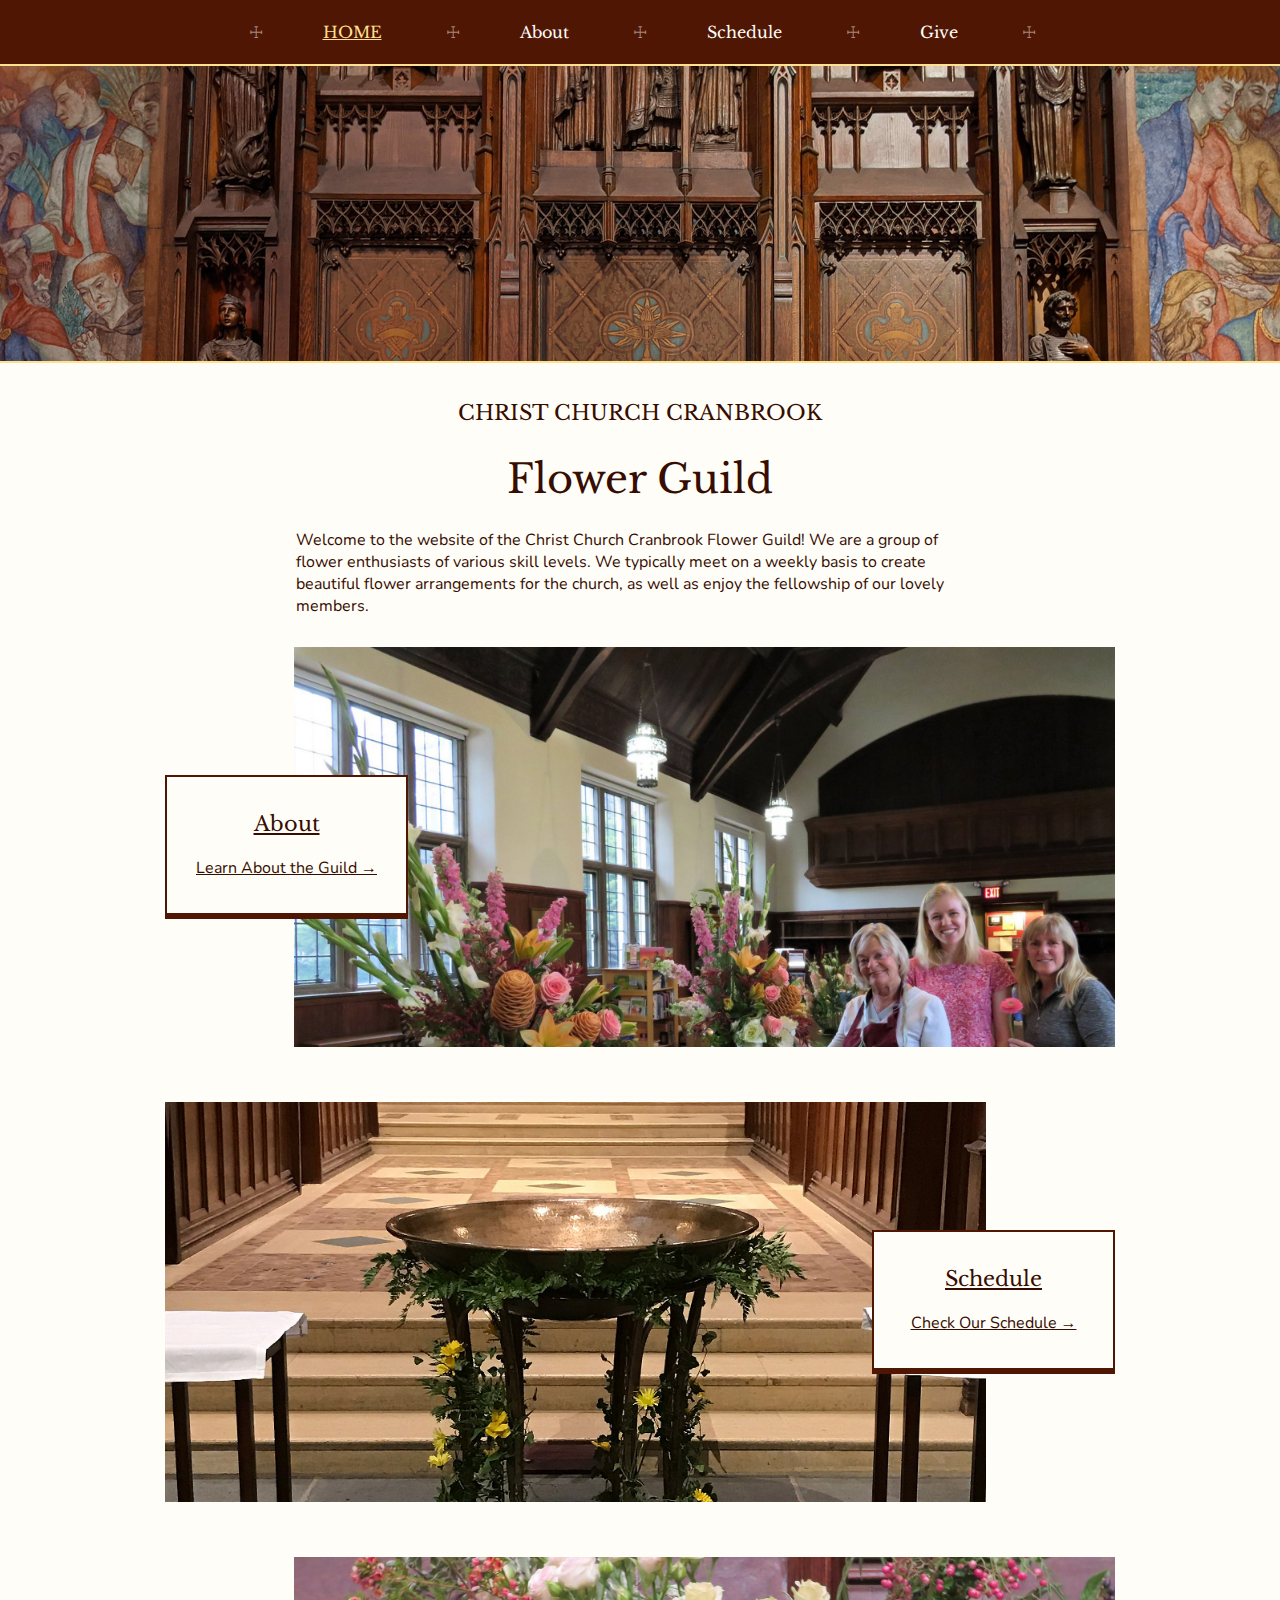
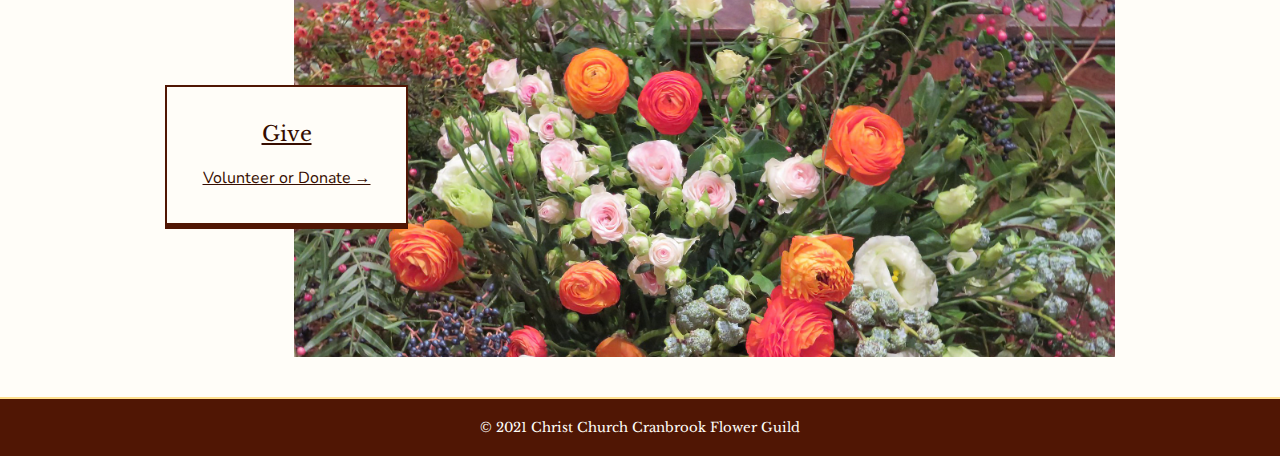
<file: index.html>
<!DOCTYPE html>
<html lang="en">
  <head>
    <meta charset="UTF-8">
    <meta name="viewport" content="width=device-width, initial-scale=1.0">
    <link rel="stylesheet" type="text/css" href="css/html5reset.css">
    <link rel="stylesheet" type="text/css" href="css/style.css">
    <link rel="stylesheet" href="https://fonts.googleapis.com/css2?family=Libre+Baskerville:wght@400;700&display=swap">
    <link rel="stylesheet" href="https://fonts.googleapis.com/css2?family=Nunito:ital,wght@0,400;0,700;1,400&display=swap">
    <link rel="shortcut icon" type="image/png" href="images/logo_icon.png" aria-label="Flower Guild logo">
    <title>Christ Church Cranbrook Flower Guild - Home</title>
  </head>

  <body>
    <a class = "skip" href="#skip">Skip to Main Content</a>
    <header>
        <nav>
          <ul class="nav_links">
            <li class="nav_item" id="navDecorative">&#9769;</li>
            <li class="nav_item" id="currentLink"><a href="./index.html">Home</a></li>
            <li class="nav_item" id="navDecorative">&#9769;</li>
            <li class="nav_item"><a href="./about.html">About</a></li>
            <li class="nav_item" id="navDecorative">&#9769;</li>
            <li class="nav_item"><a href="./schedule.html">Schedule</a></li>
            <li class="nav_item" id="navDecorative">&#9769;</li>
            <li class="nav_item"><a href="./give.html">Give</a></li>
            <li class="nav_item" id="navDecorative">&#9769;</li>
          </ul>
        </nav>
    </header>

  <main>
    <div class="header-image">
        <img src="images/easterAltarArrangements.jpg" alt=""/>
    </div>

    <h3 id="skip">Christ Church Cranbrook</h3>
    <h1>Flower Guild</h1>
    <p>Welcome to the website of the Christ Church Cranbrook Flower Guild! 
      We are a group of flower enthusiasts of various skill levels. We typically meet on a weekly basis to create beautiful flower arrangements for the church, as well as enjoy the fellowship of our lovely members.</p>

    <div class="container">
      <div class="div1">
        <img src="images/SpringArrangement.jpg" alt=""/>
      </div>
      <div class="div2 text-block">
        <a href="about.html">
        <h2>About</h2>
        <p>Learn About the Guild →</p>
        </a>
      </div>
      <div class="div3">
        <img src="images/Font.jpg" alt=""/>
      </div>
      <div class="div4 text-block">
        <a href="schedule.html">
          <h2>Schedule</h2>
          <p>Check Our Schedule →</p>
        </a>
      </div>
      <div class="div5">
        <img src="images/Flowers.jpg" alt=""/>
      </div>
      <div class="div6 text-block">
        <a href="give.html">
          <h2>Give</h2>
          <p>Volunteer or Donate →</p>
        </a>
      </div>
    </div>

  </main>
  <footer>
    &copy; 2021 Christ Church Cranbrook Flower Guild
</footer>
</body>
</file>
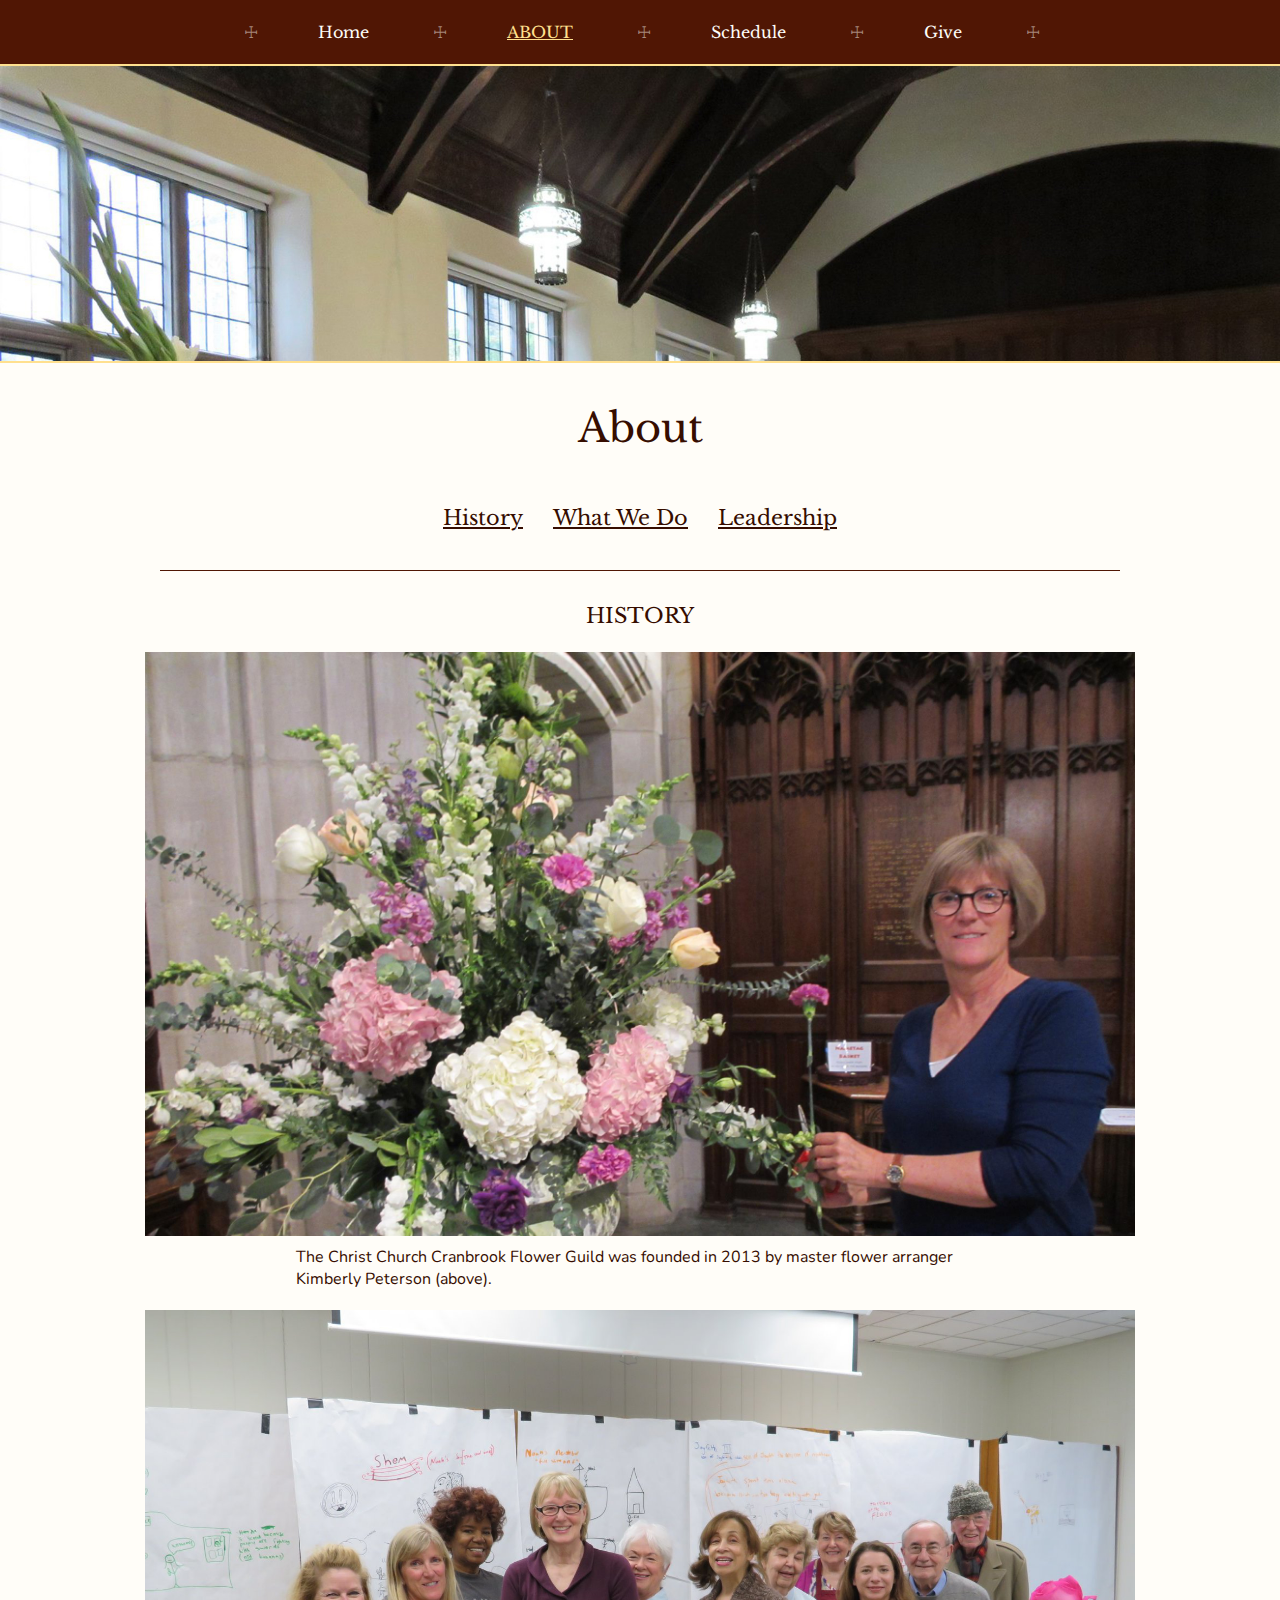
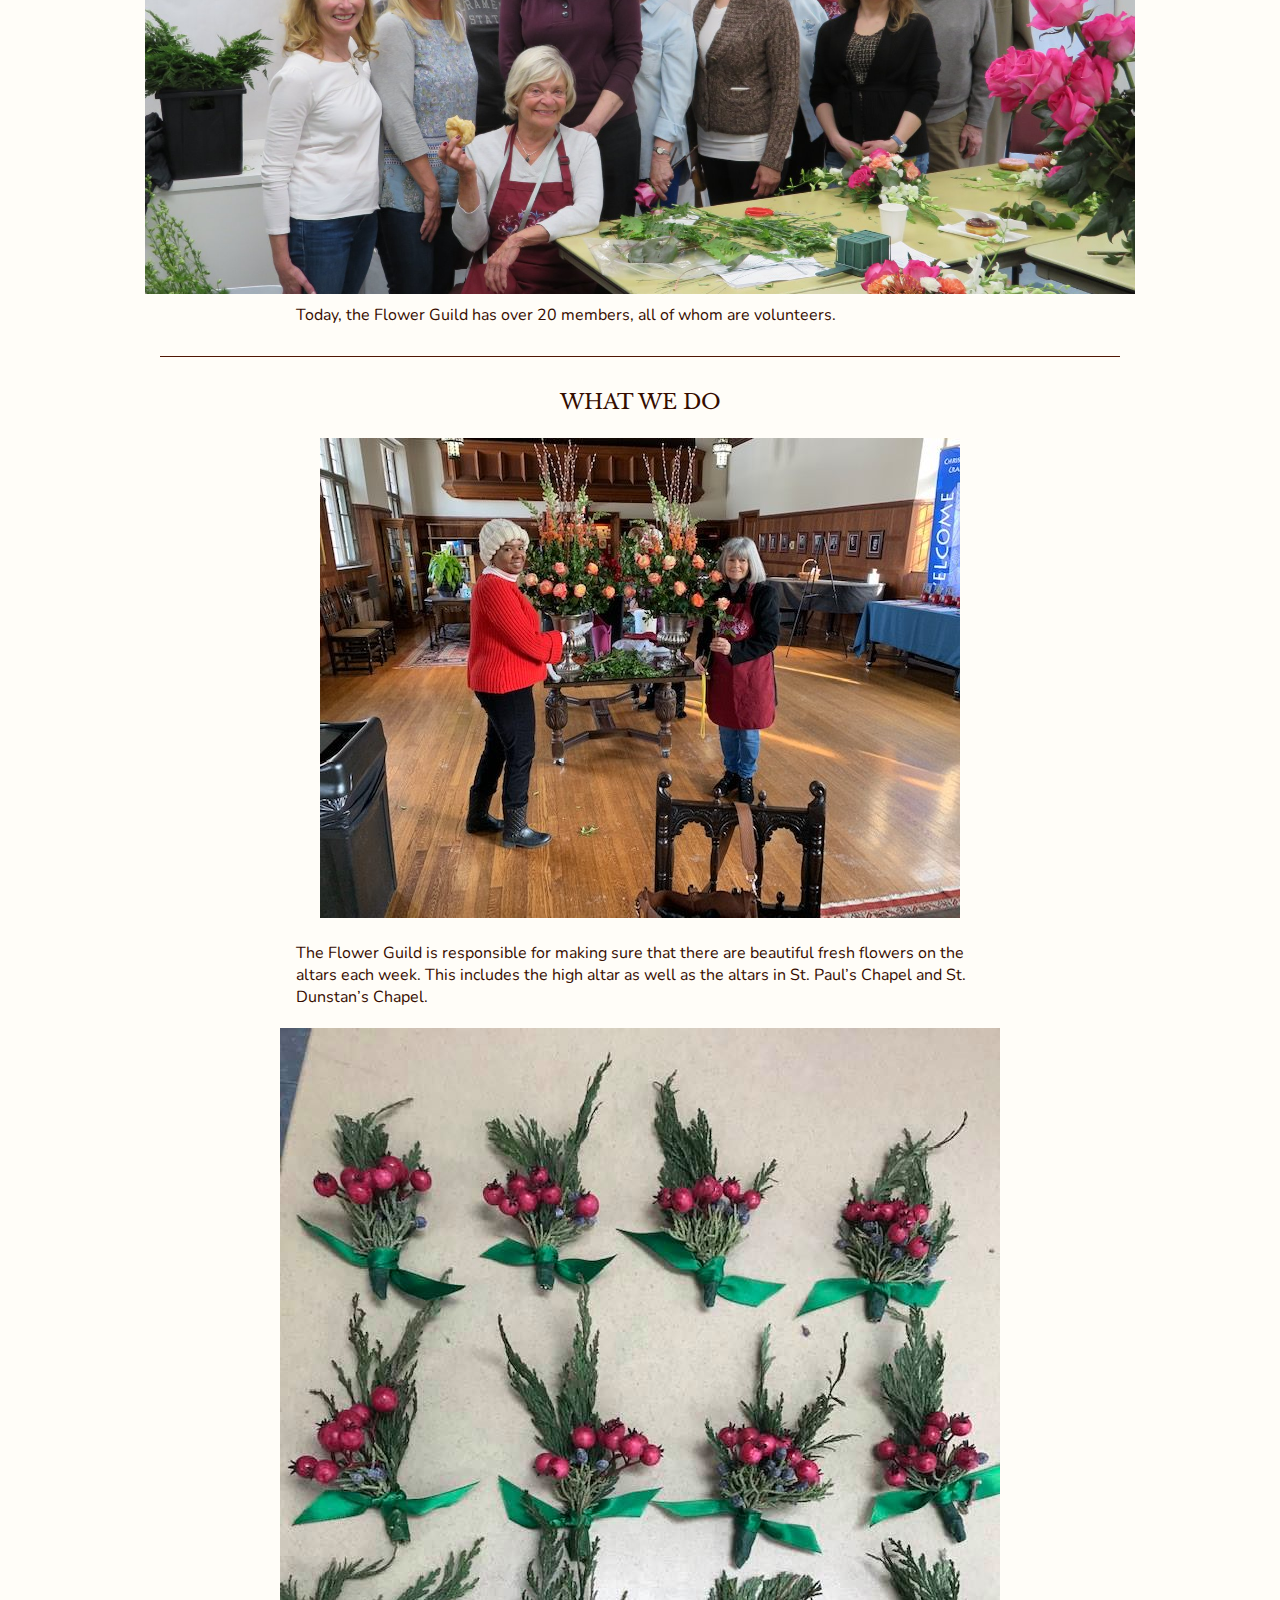
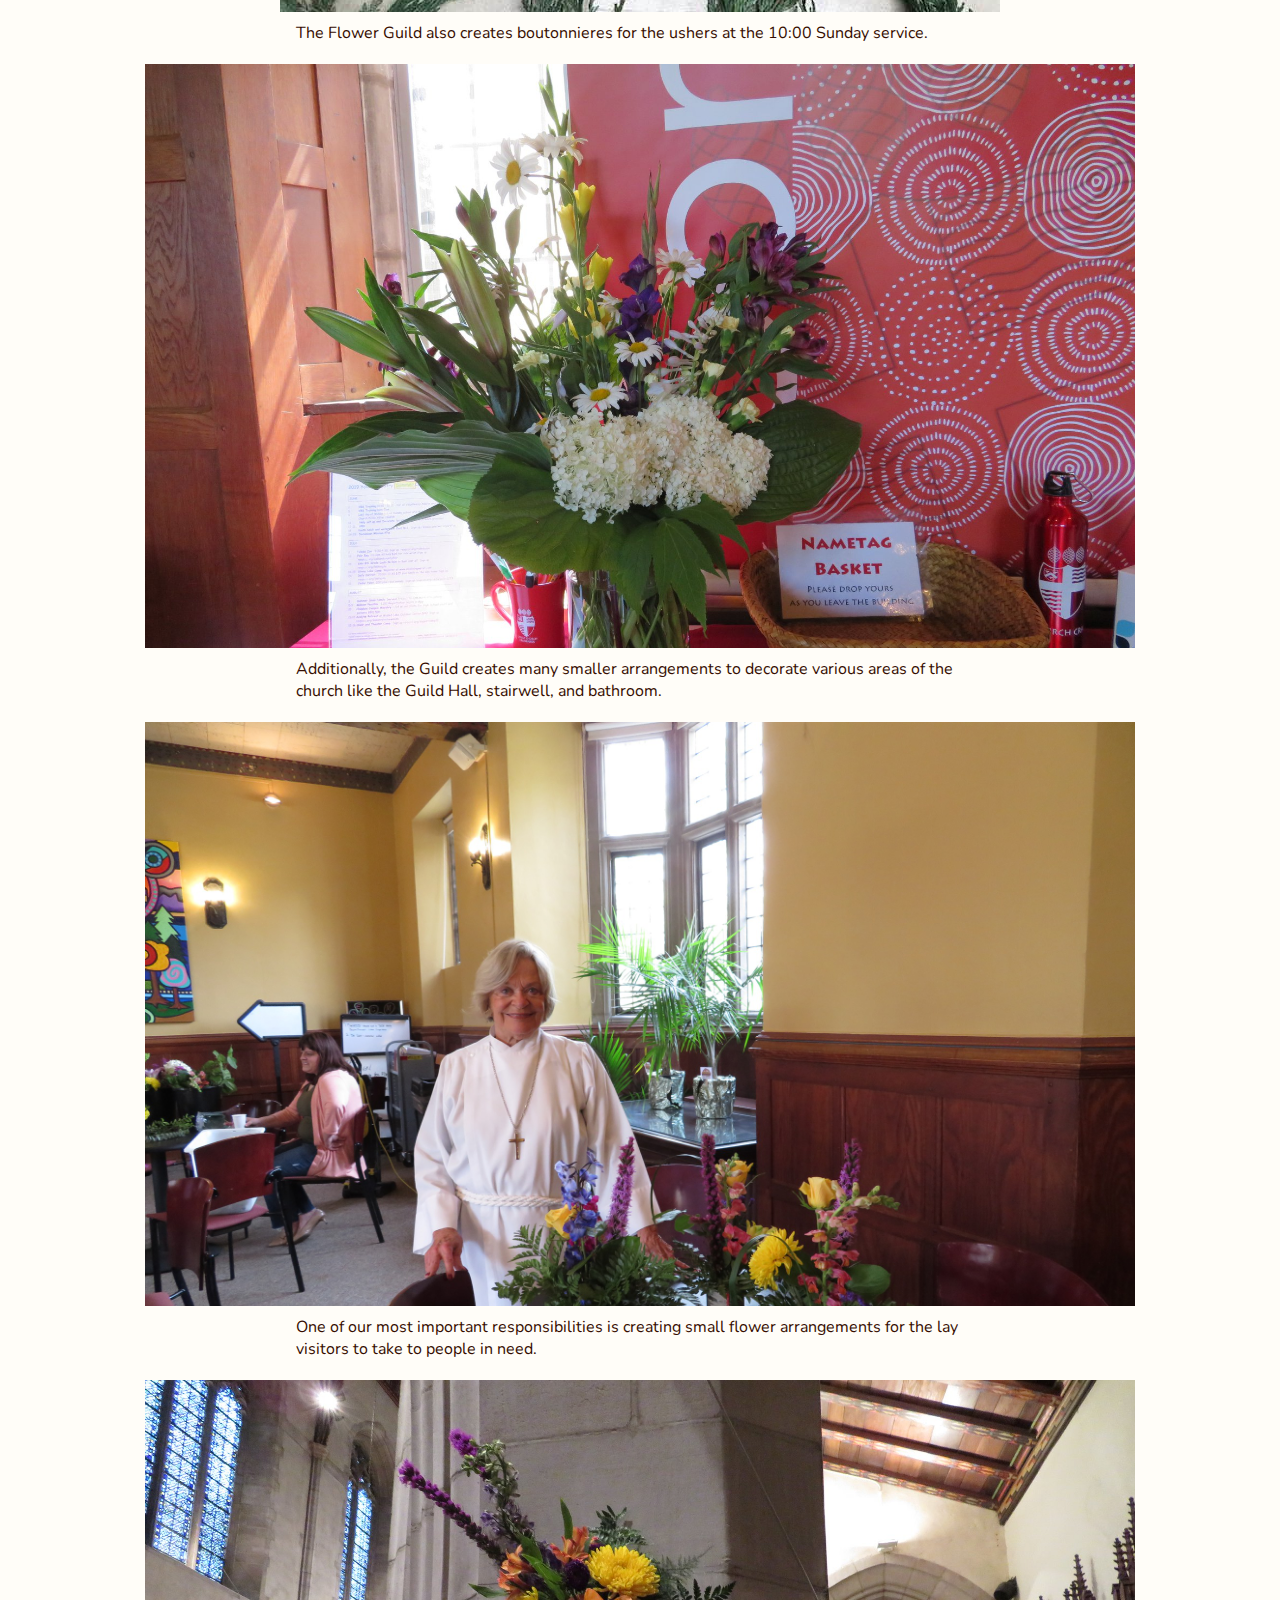
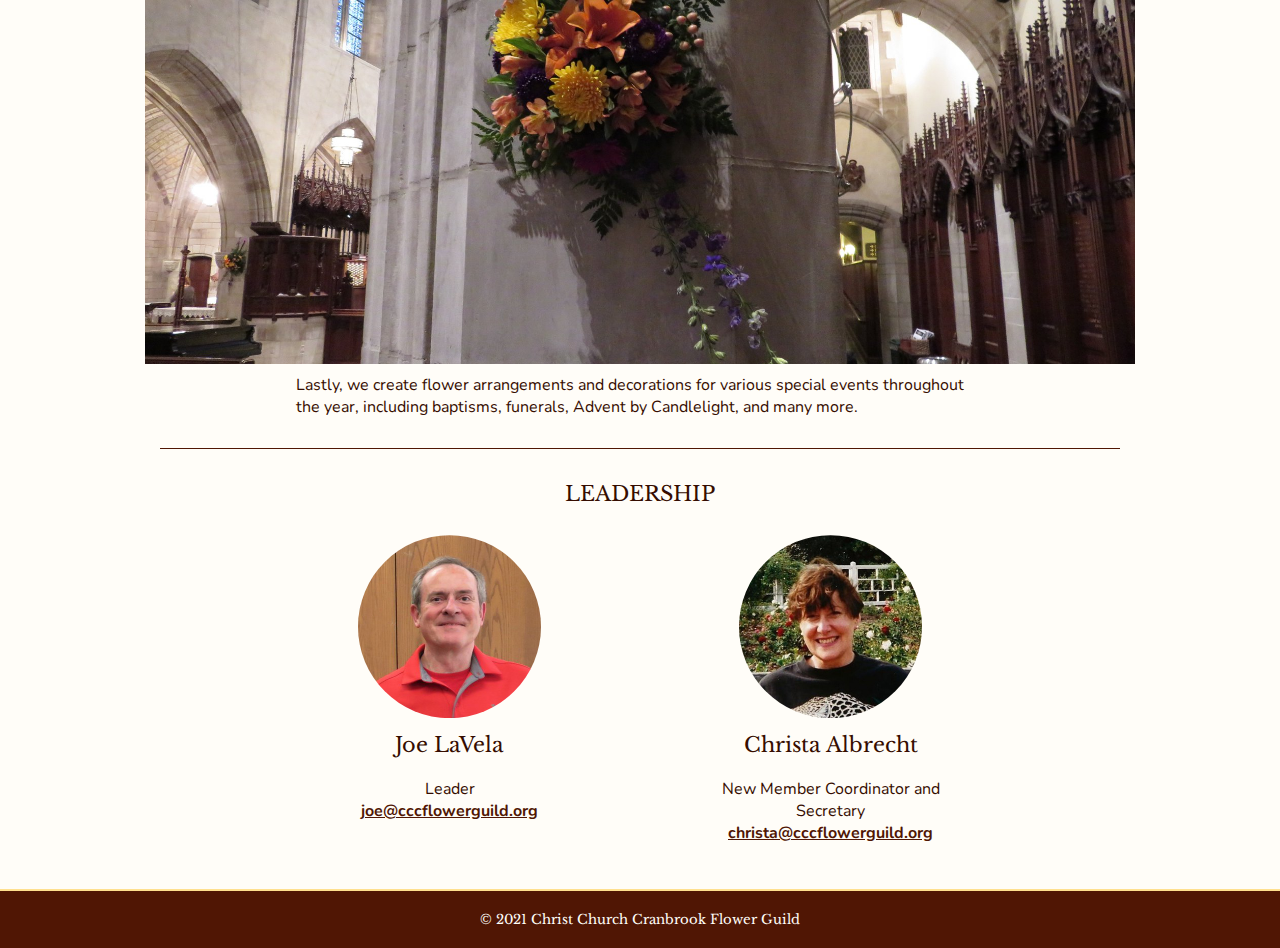
<file: about.html>
<!DOCTYPE html>
<html lang="en">
  <head>
    <meta charset="UTF-8">
    <meta name="viewport" content="width=device-width, initial-scale=1.0">
    <link rel="stylesheet" type="text/css" href="css/html5reset.css">
    <link rel="stylesheet" type="text/css" href="css/style.css">
    <link rel="stylesheet" href="https://fonts.googleapis.com/css2?family=Libre+Baskerville:wght@400;700&display=swap">
    <link rel="stylesheet" href="https://fonts.googleapis.com/css2?family=Nunito:ital,wght@0,400;0,700;1,400&display=swap">
    <link rel="shortcut icon" type="image/png" href="images/logo_icon.png" aria-label="Flower Guild logo">
    <title>Christ Church Cranbrook Flower Guild - About</title>
  </head>

  <body>
    <a class = "skip" href="#skip">Skip to Main Content</a>
    <header>
        <nav>
          <ul class="nav_links">
            <li class="nav_item" id="navDecorative">&#9769;</li>
            <li class="nav_item"><a href="./index.html">Home</a></li>
            <li class="nav_item" id="navDecorative">&#9769;</li>
            <li class="nav_item" id="currentLink"><a href="./about.html">About</a></li>
            <li class="nav_item" id="navDecorative">&#9769;</li>
            <li class="nav_item"><a href="./schedule.html">Schedule</a></li>
            <li class="nav_item" id="navDecorative">&#9769;</li>
            <li class="nav_item"><a href="./give.html">Give</a></li>
            <li class="nav_item" id="navDecorative">&#9769;</li>
          </ul>
        </nav>
    </header>

    <main>
        <div class="header-image">
            <img src="images/SpringArrangement.jpg" alt=""/>
        </div>

        <h1 id="skip">About</h1>
        <h2>
            <ul class="nav_links">
                <li class="page_nav_item"><a href="#history">History</a></li>
                <li class="page_nav_item"><a href="#whatWeDo">What We Do</a></li>
                <li class="page_nav_item"><a href="#leadership">Leadership</a></li>
            </ul>
        </h2>

        <a id="history"></a>
        <hr>
        <h3>History</h3>
        <div class="image-block">
              <img src="images/Kimberly.jpg" alt="Woman standing next to flower arrangement"/>
          </div>
        <p>The Christ Church Cranbrook Flower Guild was founded in 2013 by master flower arranger Kimberly Peterson (above).</p>
        <div class="image-block">
            <img src="images/Group.jpg" alt="Twelve group members standing together"/>
        </div>
        <p>Today, the Flower Guild has over 20 members, all of whom are volunteers.</p>

        <a id="whatWeDo"></a>
        <br>
        <hr>
        <h3>What We Do</h3>
        <div class="image-block">
            <img src="images/StephanieMargaret.jpg" alt="Two women carry large flower arrangements"/>
        </div>
        <p>The Flower Guild is responsible for making sure that there are beautiful fresh flowers on the altars each week. This includes the high altar as well as the altars in St. Paul’s Chapel and St. Dunstan’s Chapel.</p>
        <div class="image-block">
            <img src="images/Boutonnieres.jpg" alt="A series of matching boutonnieres"/>
        </div>
        <p>The Flower Guild also creates boutonnieres for the ushers at the 10:00 Sunday service.</p>
        <div class="image-block">
            <img src="images/WelcomeTable.jpg" alt="A flower arrangement on the welcome table"/>
        </div>
        <p>Additionally, the Guild creates many smaller arrangements to decorate various areas of the church like the Guild Hall, stairwell, and bathroom.</p>
        <div class="image-block">
            <img src="images/LayVisitors.jpg" alt="A woman wearing a white robe smiling behind a table with flower arrangements"/>
        </div>
        <p>One of our most important responsibilities is creating small flower arrangements for the lay visitors to take to people in need.</p>
        <div class="image-block">
            <img src="images/Pillar.jpg" alt="A flower arrangement attached to a pillar in the church"/>
        </div>
        <p>Lastly, we create flower arrangements and decorations for various special events throughout the year, including baptisms, funerals, Advent by Candlelight, and many more.</p><br>

        <a id="leadership"></a>
        <hr>
        <h3>Leadership</h3>
        <div class="twoColumns">
            <div id="Joe">
                <img class="clip-circle" src="images/Joe.jpg" alt="Headshot of Joe LaVela">
                <h2>Joe LaVela</h2>
                <p>Leader<br>
                <a href="mailto:joe@cccflowerguild.org">joe@cccflowerguild.org</a></p>
            </div>
            <div id="Christa">
                <img class="clip-circle" src="images/christa.jpg" alt="Headshot of Christa Albrecht">
                <h2>Christa Albrecht</h2>
                <p>New Member Coordinator and Secretary<br>
                    <a href="mailto:christa@cccflowerguild.org">christa@cccflowerguild.org</a></p>
            </div>
        </div>
    </main>

    <footer>
        &copy; 2021 Christ Church Cranbrook Flower Guild
    </footer>
    </body>
</file>
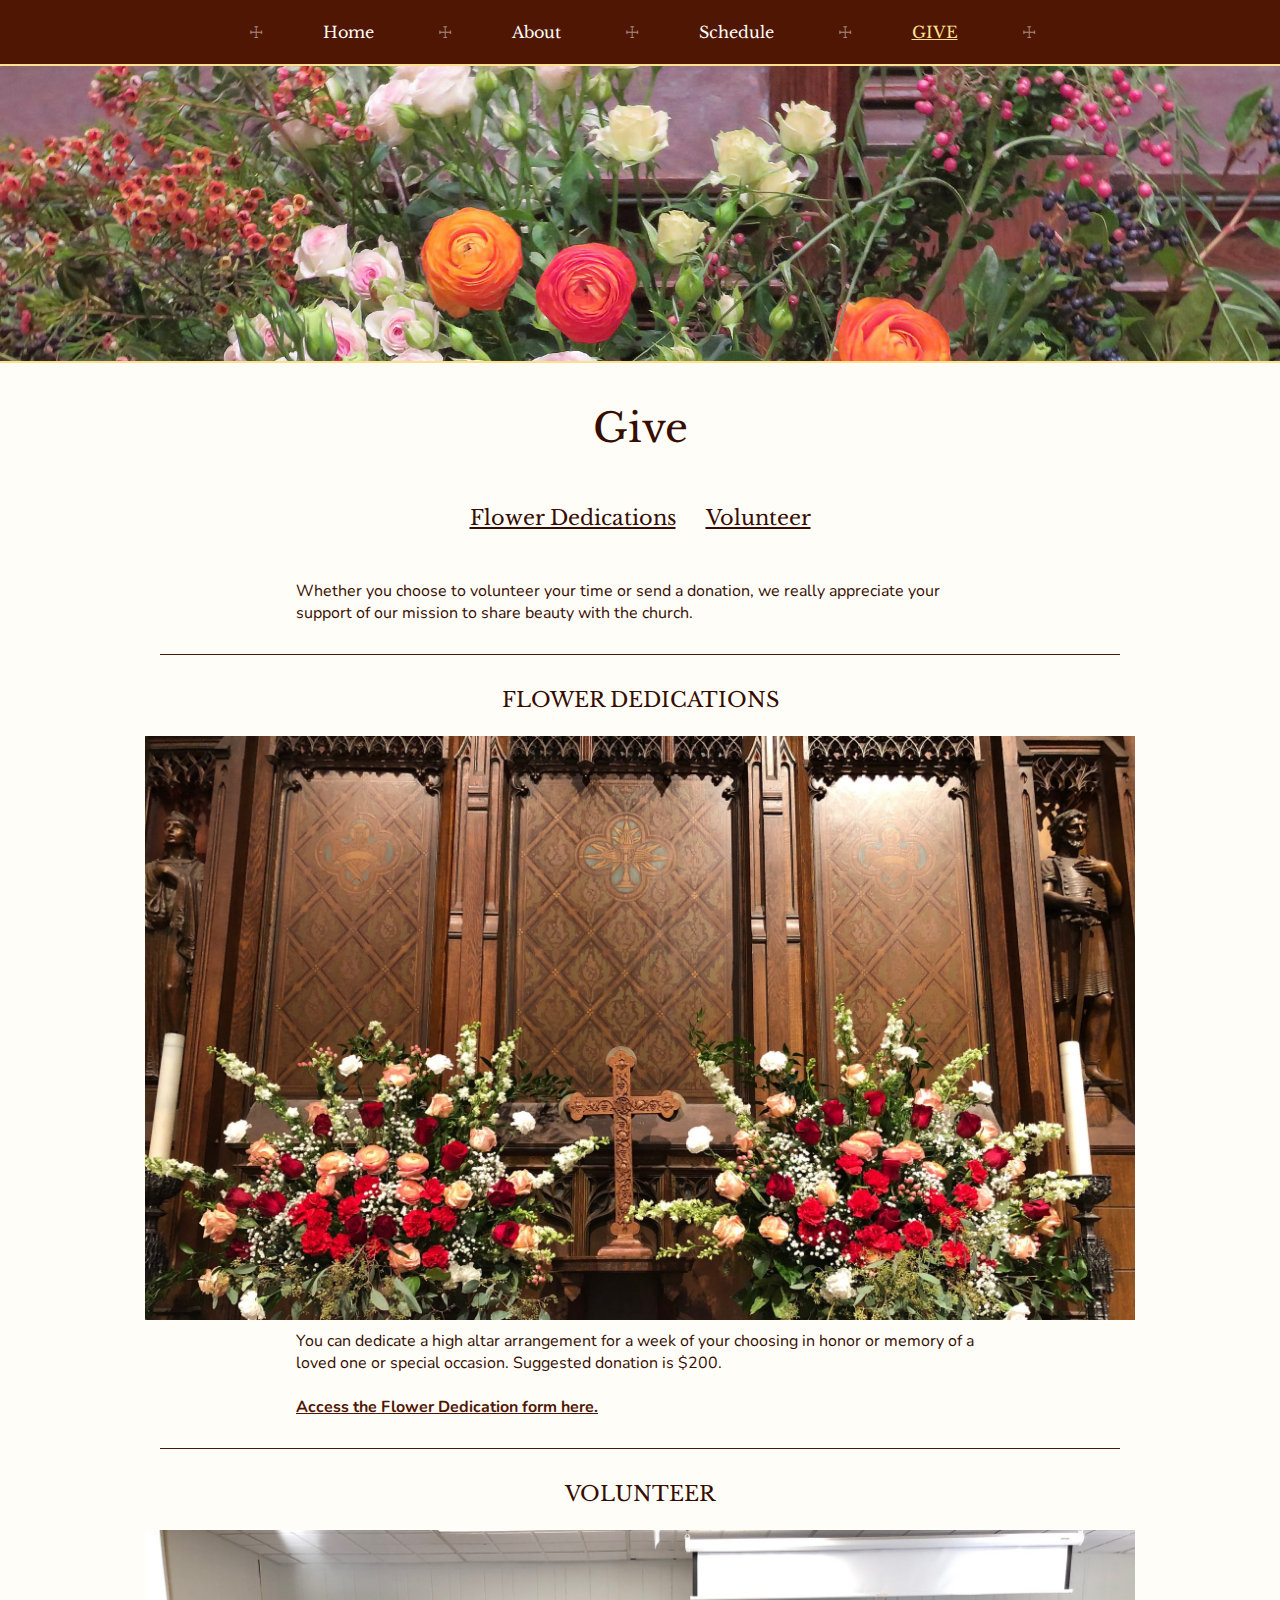
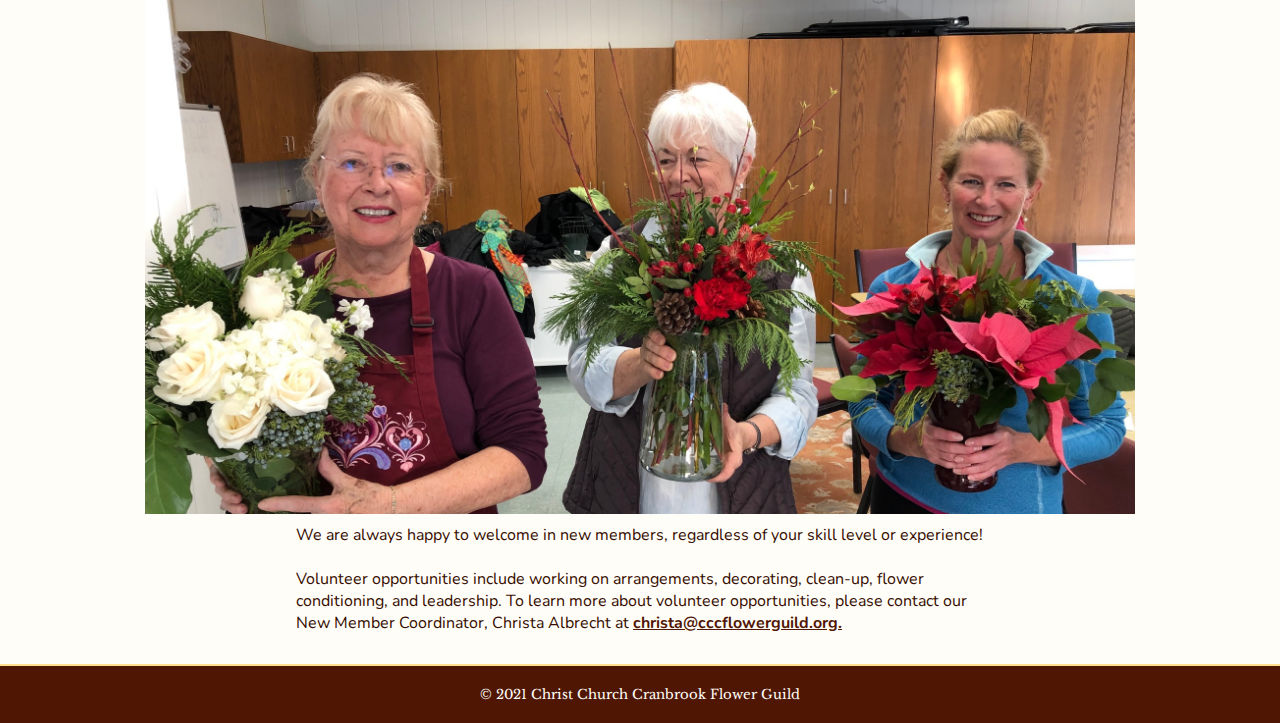
<file: give.html>
<!DOCTYPE html>
<html lang="en">
  <head>
    <meta charset="UTF-8">
    <meta name="viewport" content="width=device-width, initial-scale=1.0">
    <link rel="stylesheet" type="text/css" href="css/html5reset.css">
    <link rel="stylesheet" type="text/css" href="css/style.css">
    <link rel="stylesheet" href="https://fonts.googleapis.com/css2?family=Libre+Baskerville:wght@400;700&display=swap">
    <link rel="stylesheet" href="https://fonts.googleapis.com/css2?family=Nunito:ital,wght@0,400;0,700;1,400&display=swap">
    <link rel="shortcut icon" type="image/png" href="images/logo_icon.png" aria-label="Flower Guild logo">
    <title>Christ Church Cranbrook Flower Guild - Give</title>
  </head>

  <body>
    <a class = "skip" href="#skip">Skip to Main Content</a>
    <header>
        <nav>
          <ul class="nav_links">
            <li class="nav_item" id="navDecorative">&#9769;</li>
            <li class="nav_item"><a href="./index.html">Home</a></li>
            <li class="nav_item" id="navDecorative">&#9769;</li>
            <li class="nav_item"><a href="./about.html">About</a></li>
            <li class="nav_item" id="navDecorative">&#9769;</li>
            <li class="nav_item"><a href="./schedule.html">Schedule</a></li>
            <li class="nav_item" id="navDecorative">&#9769;</li>
            <li class="nav_item" id="currentLink"><a href="./give.html">Give</a></li>
            <li class="nav_item" id="navDecorative">&#9769;</li>
          </ul>
        </nav>
    </header>

    <main>
      <div class="header-image">
          <img src="images/Flowers.jpg" alt=""/>
      </div>

      <h1 id="skip">Give</h1>
      <h2>
        <ul class="nav_links">
          <li class="page_nav_item"><a href="#flowerDedications">Flower Dedications</a></li>
          <li class="page_nav_item"><a href="#volunteer">Volunteer</a></li>
        </ul>
      </h2>
      <p>Whether you choose to volunteer your time or send a donation, we really appreciate your support of our mission to share beauty with the church.</p>

      <a id="flowerDedications"></a>
      <br><hr>
      <h3>Flower Dedications</h3>
      <div class="image-block">
        <img src="images/Pentecost.jpg" alt="Two arrangements on either side of the altar"/></div>
      <p>You can dedicate a high altar arrangement for a week of your choosing in honor or memory of a loved one or special occasion. Suggested donation is $200.<br><br><a href="
        https://christchurchcranbrookmks.wufoo.com/forms/m1bvvgn80pkbdwd/">Access the Flower Dedication form here.</a></p>
      <a id="volunteer"></a>
      <br><hr>
        <h3>Volunteer</h3>
      <div class="image-block">
        <img src="images/AdventArrangements.jpg" alt="Three women holding flower arrangements"/></div>
      <p>We are always happy to welcome in new members, regardless of your skill level or experience!<br><br>
      Volunteer opportunities include working on arrangements, decorating, clean-up, flower conditioning, and leadership.
      To learn more about volunteer opportunities, please contact our New Member Coordinator, Christa Albrecht at <a href="christa@cccflowerguild.org">christa@cccflowerguild.org.</a></p>
    </main>

    <footer>
      &copy; 2021 Christ Church Cranbrook Flower Guild
  </footer>
  </body>
</file>
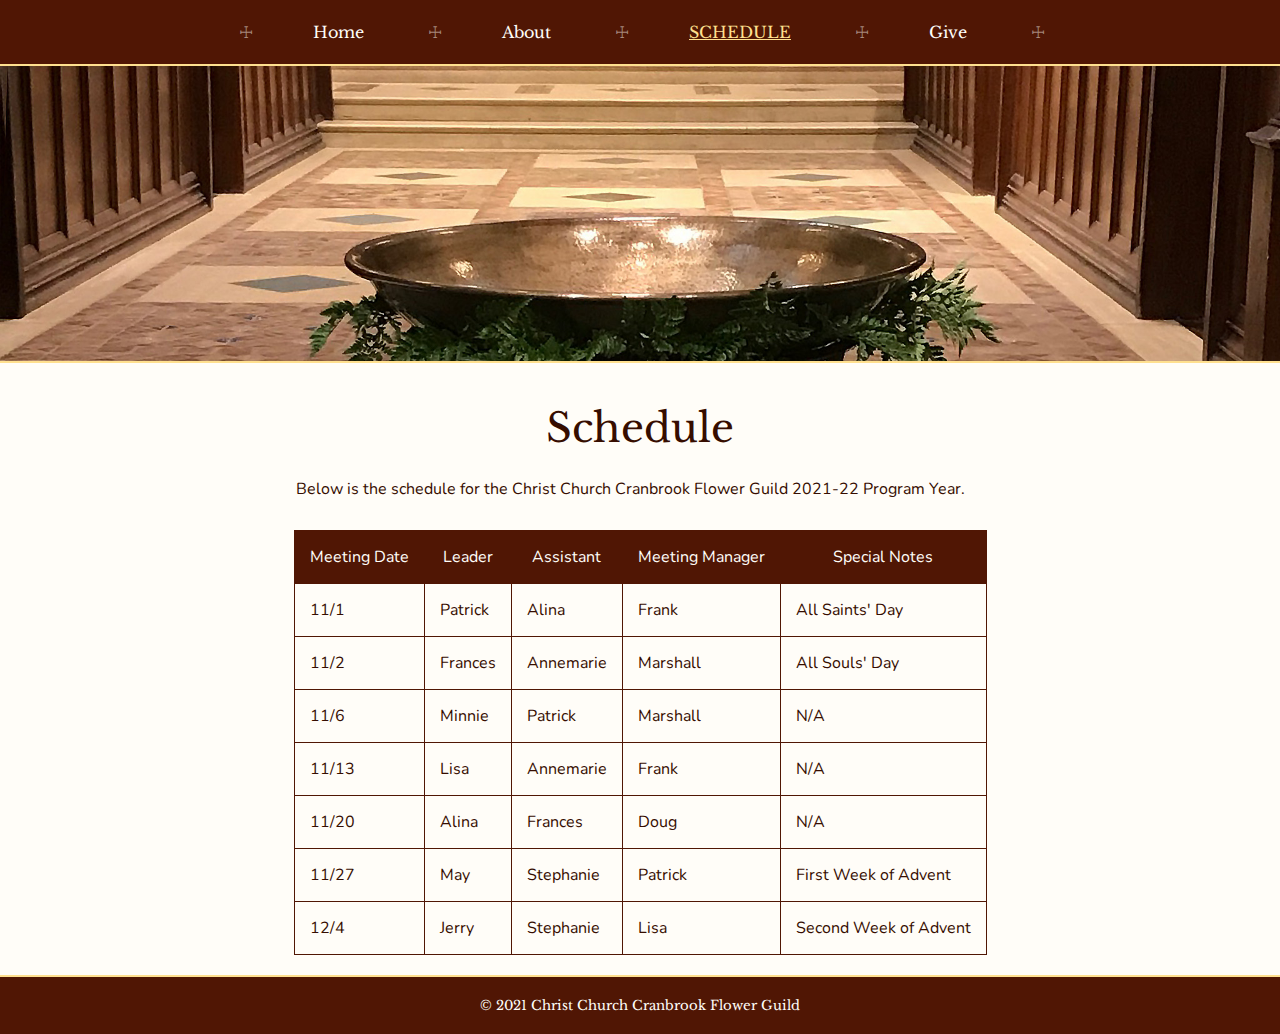
<file: schedule.html>
<!DOCTYPE html>
<html lang="en">
  <head>
    <meta charset="UTF-8">
    <meta name="viewport" content="width=device-width, initial-scale=1.0">
    <link rel="stylesheet" type="text/css" href="css/html5reset.css">
    <link rel="stylesheet" type="text/css" href="css/style.css">
    <link rel="stylesheet" href="https://fonts.googleapis.com/css2?family=Libre+Baskerville:wght@400;700&display=swap">
    <link rel="stylesheet" href="https://fonts.googleapis.com/css2?family=Nunito:ital,wght@0,400;0,700;1,400&display=swap">
    <link rel="shortcut icon" type="image/png" href="images/logo_icon.png" aria-label="Flower Guild logo">
    <title>Christ Church Cranbrook Flower Guild - Schedule</title>
  </head>

  <body>
    <a class = "skip" href="#skip">Skip to Main Content</a>
    <header>
        <nav>
          <ul class="nav_links">
            <li class="nav_item" id="navDecorative">&#9769;</li>
            <li class="nav_item"><a href="./index.html">Home</a></li>
            <li class="nav_item" id="navDecorative">&#9769;</li>
            <li class="nav_item"><a href="./about.html">About</a></li>
            <li class="nav_item" id="navDecorative">&#9769;</li>
            <li class="nav_item" id="currentLink"><a href="./schedule.html">Schedule</a></li>
            <li class="nav_item" id="navDecorative">&#9769;</li>
            <li class="nav_item"><a href="./give.html">Give</a></li>
            <li class="nav_item" id="navDecorative">&#9769;</li>
          </ul>
        </nav>
    </header>

    <main>
      <div class="header-image">
          <img src="images/Font.jpg" alt=""/>
      </div>

      <h1 id="skip">Schedule</h1>
      <p>Below is the schedule for the Christ Church Cranbrook Flower Guild 2021-22 Program Year.</p>
      <br>
      <table>
        <tr>
          <th>Meeting Date</th>
          <th>Leader</th>
          <th>Assistant</th>
          <th>Meeting Manager</th>
          <th>Special Notes</th>
        </tr>
        <tr>
          <td>11/1</td>
          <td>Patrick</td>
          <td>Alina</td>
          <td>Frank</td>
          <td>All Saints' Day</td>
        </tr>
        <tr>
          <td>11/2</td>
          <td>Frances</td>
          <td>Annemarie</td>
          <td>Marshall</td>
          <td>All Souls' Day</td>
        </tr>
        <tr>
          <td>11/6</td>
          <td>Minnie</td>
          <td>Patrick</td>
          <td>Marshall</td>
          <td>N/A</td>
        </tr>
        <tr>
          <td>11/13</td>
          <td>Lisa</td>
          <td>Annemarie</td>
          <td>Frank</td>
          <td>N/A</td>
        </tr>
        <tr>
          <td>11/20</td>
          <td>Alina</td>
          <td>Frances</td>
          <td>Doug</td>
          <td>N/A</td>
        </tr>
        <tr>
          <td>11/27</td>
          <td>May</td>
          <td>Stephanie</td>
          <td>Patrick</td>
          <td>First Week of Advent</td>
        </tr>
        <tr>
          <td>12/4</td>
          <td>Jerry</td>
          <td>Stephanie</td>
          <td>Lisa</td>
          <td>Second Week of Advent</td>
        </tr>
      </table>
      </div>

    </main>

    <footer>
      &copy; 2021 Christ Church Cranbrook Flower Guild
  </footer>
  </body>
</file>
<file: css/style.css>
body{
  font-family: 'Libre Baskerville', serif;
  background-color: #FFFDF8;
  color: #360D00;
}

hr {
  border-top: 1px solid #501604;
  width: 75%;
  margin: auto;
  padding: 10px
}

header{
  background: #501604;
  border-bottom: 2px solid #FFE08F;
  justify-content: center;
  position: sticky;
  top: 0;
  left: 0;
  z-index: 5;
}

.nav_item a{
  font-size: 90%;
  padding: 0 5vw;
  line-height: 1.5;
  text-decoration: none;
  color: #FFFDF8;
}

.page_nav_item a{
  padding: 0 15px;
  line-height: 2;
  color: #360D00;
}

.nav_item a:hover, a:focus{
  text-decoration: underline;
}

.nav_links{
  display: flex;
  flex-flow: row wrap;
  align-items: center;
  justify-content: center;
  padding: 15pt 0;
}

#currentLink.nav_item a{
  color: #FFE08F;
  text-decoration: underline;
  text-transform: uppercase;
}

#navDecorative.nav_item{
  display: none;
  color: rgba(255, 253, 248, 0.5);
  text-transform: uppercase;
  max-width: 10px;
}

.header-image{
  width: 100%;
  border-bottom: 2px solid #FFE08F;
  margin: 0 0 25px 0;
  max-height: 33vh;
  overflow: hidden;
  background: #360D00;
  text-align: center;
}

h1{
  font-size: 200%;
  text-align: center;
  line-height: 1.5;
  padding: 10px 15%;
}

h2{
  font-size: 120%;
  text-align: center;
  padding: 10px 15%;
  line-height: 1.25;
  }

h3{
  font-size: 120%;
  text-align: center;
  padding: 5px;
  text-transform:uppercase;
  padding: 10px 15%;
  line-height: 1.5;
}

h4{
  font-family: 'Nunito', sans-serif;
  text-align: center;
  font-size: 90%;
  padding: 10px 10%;
}

h4 a, p a{
  color: #501604;
  font-weight: 700;
}

p {
  font-size: 90%;
  font-family: 'Nunito', sans-serif;
  padding: 10px 10%;
  max-width:900pt;
  margin: auto
}

table{
  font-family: 'Nunito', sans-serif;
  border-collapse: collapse;
  min-width: 50%;
  max-width: 90%;
  margin: auto
}

td, th {
  border: 1px solid #501604;
  padding: 5px;
}

th {
  text-align: center;
  background-color: #501604;
  color:#FFFDF8;
  font-weight: 400;
}

tr {
  text-align: left;
}

footer{
  background-color: #501604;
  color: #FFFDF8;
  padding: 15pt 0;
  text-align: center;
  margin-top: 15pt;
  border-top: 2px solid #FFE08F;
  font-size: 83%
}

.image-block {
  padding: 10px 3%;
  max-height: 66vh;
  overflow: hidden;
  width: 95%;
  max-width: 800pt;
  margin: auto;
  text-align: center;
}

.container {
  display: grid;
  grid-template-columns: 1;
  grid-template-rows:  repeat(3, auto);
  grid-column-gap: 15px;
  grid-row-gap: 15px;
  width: 95%;
  margin: auto
}

.text-block{
    background-color: #FFFDF8;
    text-align: center;
    border: 2pt solid #501604;
    border-bottom: 5pt solid #501604;
    align-self: center;
    width: 40%;
    max-width: 200pt;
    z-index: 1;
    bottom: 0px;
    transition: .2s ease-out;
}

.text-block a{
  color: #360D00;
}

.text-block:hover{
  background-color: #ffd25f;
  position: relative;
  bottom: 5px;
  transition: .2s ease-out;
  outline: 2pt solid #501604;
  border-bottom: 7pt solid #501604;
}

.div1, .div2, .div3, .div4, .div5, .div6 {
  grid-column: 1 / -1;
}

.div1, .div3, .div5 {
  max-height: 300px;
  overflow: hidden;
  margin: 15pt auto;
}

.div1, .div2 {
  grid-row: 1 / span 1;
}

.div3, .div4 {
  grid-row: 2 / span 1;
}

.div5, .div6 {
  grid-row: 3 / span 1;
}

.div2, .div6{
  margin-right: auto;
  margin-left: 10%;
}

.div4{
  margin-left: auto;
  margin-right: 10%;
}

.twoColumns{
  display: flex;
  justify-content: center;
  gap: 15px;
  padding: 15px;
  overflow-wrap: break-word;
}

.clip-circle {
  max-width: 50%;
  clip-path: circle(50% at center);
  margin: 0 5%;
}

#Christa, #Joe{
  text-align: center
}

a.skip{
  background: #FFFDF8;
  color: #360D00;
  left: 0;
  padding: 6px;
  position: absolute;
  top: -40px;
  -webkit-transition: top 1s ease-out;
  transition: top 1s ease-out;
  z-index: 1;
}

a.skip:focus{
  top:10px;
  left: 10px;
  color: black;
  text-decoration-style: solid;
  z-index: 10;
}

@media screen and (min-width: 500px){
  .container{
    grid-template-columns: 12% 12% auto 12% 12%;
    width: 95%;
    max-width: 950px;
  }
  .div1, .div5 {
    grid-column: 2 / span 4;
  }
  .div3 {
    grid-column: 1 / span 4;
  }
  .div1, .div3, .div5 {
    max-height: 400px;
  }
  .div2, .div6 {
    grid-column: 1 / span 2;
    margin-left: 0;
  }
  .div4 {
    grid-column: 4 / span 2;
    margin-left: 0;
  }
  .text-block{
    width: 100%;
    max-width: 200pt;
    min-height: 20%;
    padding: 10% 0
  }
  p{
    padding: 10px 20%;
  }
  p, .nav_item a{
    font-size: 100%;
  }
  .text-block a p{
    padding: 10px 10%;
  }
  h1{
    font-size: 250%;
  }
  h2, h3{
    font-size: 130%;
  }
  td, th{
    padding: 15px;
  }

  #navDecorative.nav_item{
    display: initial;
  }
}

*{
  transition:all .5s ease-in-out; 
  -o-transition:all .5s ease-in-out; 
  -moz-transition:all .5s ease-in-out; 
  -webkit-transition:all .5s ease-in-out;
}

@media screen and (prefers-reduced-motion) {
  *{
      animation: none;
      transition: none;
  }
}
</file>
